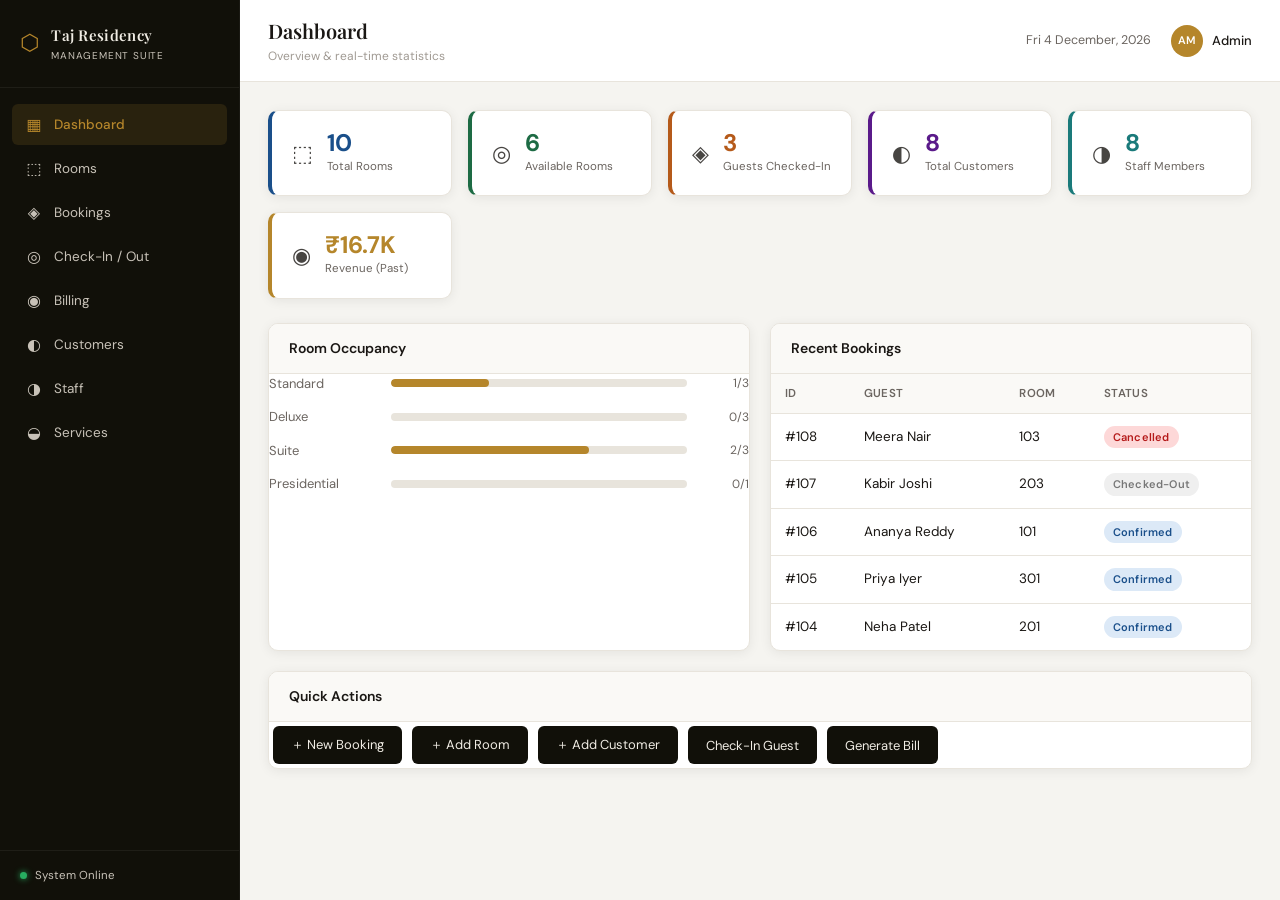
<file: Hotel management xyz/index.html>
<!DOCTYPE html>
<html lang="en">
<head>
  <meta charset="UTF-8" />
  <meta name="viewport" content="width=device-width, initial-scale=1.0"/>
  <title>Taj Residency — Hotel Management System</title>
  <link rel="stylesheet" href="style.css" />
  <link href="https://fonts.googleapis.com/css2?family=Playfair+Display:wght@400;600;700&family=DM+Sans:wght@300;400;500;600&display=swap" rel="stylesheet"/>
</head>
<body>

<!-- ═══════════════════════════════════════
     SIDEBAR NAVIGATION
════════════════════════════════════════ -->
<aside class="sidebar" id="sidebar">
  <div class="sidebar-brand">
    <div class="brand-icon">⬡</div>
    <div class="brand-text">
      <span class="brand-name">Taj Residency</span>
      <span class="brand-sub">Management Suite</span>
    </div>
  </div>

  <nav class="sidebar-nav">
    <button class="nav-item active" onclick="showSection('dashboard')">
      <span class="nav-icon">▦</span><span>Dashboard</span>
    </button>
    <button class="nav-item" onclick="showSection('rooms')">
      <span class="nav-icon">⬚</span><span>Rooms</span>
    </button>
    <button class="nav-item" onclick="showSection('bookings')">
      <span class="nav-icon">◈</span><span>Bookings</span>
    </button>
    <button class="nav-item" onclick="showSection('checkin')">
      <span class="nav-icon">◎</span><span>Check-In / Out</span>
    </button>
    <button class="nav-item" onclick="showSection('billing')">
      <span class="nav-icon">◉</span><span>Billing</span>
    </button>
    <button class="nav-item" onclick="showSection('customers')">
      <span class="nav-icon">◐</span><span>Customers</span>
    </button>
    <button class="nav-item" onclick="showSection('staff')">
      <span class="nav-icon">◑</span><span>Staff</span>
    </button>
    <button class="nav-item" onclick="showSection('services')">
      <span class="nav-icon">◒</span><span>Services</span>
    </button>
  </nav>

  <div class="sidebar-footer">
    <div class="hotel-status">
      <span class="status-dot"></span>
      <span>System Online</span>
    </div>
  </div>
</aside>

<!-- ═══════════════════════════════════════
     MAIN CONTENT
════════════════════════════════════════ -->
<main class="main-content">

  <!-- TOP BAR -->
  <header class="topbar">
    <div class="topbar-left">
      <h1 class="page-title" id="pageTitle">Dashboard</h1>
      <p class="page-sub" id="pageSub">Overview & real-time statistics</p>
    </div>
    <div class="topbar-right">
      <div class="topbar-date" id="topbarDate"></div>
      <div class="topbar-admin">
        <div class="admin-avatar">AM</div>
        <span>Admin</span>
      </div>
    </div>
  </header>

  <!-- ─── DASHBOARD ─── -->
  <section class="section active" id="section-dashboard">
    <div class="stats-grid" id="statsGrid"></div>
    <div class="dash-grid">
      <div class="card">
        <div class="card-header"><h3>Room Occupancy</h3></div>
        <div class="occupancy-bars" id="occupancyBars"></div>
      </div>
      <div class="card">
        <div class="card-header"><h3>Recent Bookings</h3></div>
        <div class="mini-table" id="recentBookings"></div>
      </div>
      <div class="card full-width">
        <div class="card-header"><h3>Quick Actions</h3></div>
        <div class="quick-actions">
          <button class="qa-btn" onclick="showSection('bookings'); setTimeout(()=>document.getElementById('addBookingBtn').click(),200)">＋ New Booking</button>
          <button class="qa-btn" onclick="showSection('rooms'); setTimeout(()=>document.getElementById('addRoomBtn').click(),200)">＋ Add Room</button>
          <button class="qa-btn" onclick="showSection('customers'); setTimeout(()=>document.getElementById('addCustomerBtn').click(),200)">＋ Add Customer</button>
          <button class="qa-btn" onclick="showSection('checkin')">Check-In Guest</button>
          <button class="qa-btn" onclick="showSection('billing')">Generate Bill</button>
        </div>
      </div>
    </div>
  </section>

  <!-- ─── ROOMS ─── -->
  <section class="section" id="section-rooms">
    <div class="section-toolbar">
      <button class="btn-primary" id="addRoomBtn" onclick="openModal('roomModal')">＋ Add Room</button>
      <div class="filter-group">
        <select id="roomStatusFilter" onchange="renderRooms()">
          <option value="">All Status</option>
          <option value="Available">Available</option>
          <option value="Occupied">Occupied</option>
          <option value="Maintenance">Maintenance</option>
        </select>
        <select id="roomTypeFilter" onchange="renderRooms()">
          <option value="">All Types</option>
          <option value="Standard">Standard</option>
          <option value="Deluxe">Deluxe</option>
          <option value="Suite">Suite</option>
          <option value="Presidential">Presidential</option>
        </select>
      </div>
    </div>
    <div class="rooms-grid" id="roomsGrid"></div>
  </section>

  <!-- ─── BOOKINGS ─── -->
  <section class="section" id="section-bookings">
    <div class="section-toolbar">
      <button class="btn-primary" id="addBookingBtn" onclick="openModal('bookingModal')">＋ New Booking</button>
      <div class="filter-group">
        <select id="bookingStatusFilter" onchange="renderBookings()">
          <option value="">All Status</option>
          <option value="Confirmed">Confirmed</option>
          <option value="Checked-In">Checked-In</option>
          <option value="Checked-Out">Checked-Out</option>
          <option value="Cancelled">Cancelled</option>
        </select>
      </div>
    </div>
    <div class="table-wrap">
      <table class="data-table" id="bookingsTable">
        <thead>
          <tr><th>ID</th><th>Customer</th><th>Room</th><th>Check-In</th><th>Check-Out</th><th>Status</th><th>Amount</th><th>Actions</th></tr>
        </thead>
        <tbody id="bookingsTbody"></tbody>
      </table>
    </div>
  </section>

  <!-- ─── CHECK-IN / OUT ─── -->
  <section class="section" id="section-checkin">
    <div class="checkin-grid">
      <div class="card">
        <div class="card-header"><h3>◎ Check-In Guest</h3></div>
        <div class="form-body">
          <div class="form-group">
            <label>Select Confirmed Booking</label>
            <select id="checkinBookingSelect">
              <option value="">— Choose Booking —</option>
            </select>
          </div>
          <div class="booking-preview" id="checkinPreview"></div>
          <button class="btn-primary full-btn" onclick="doCheckIn()">Confirm Check-In</button>
        </div>
      </div>
      <div class="card">
        <div class="card-header"><h3>◉ Check-Out Guest</h3></div>
        <div class="form-body">
          <div class="form-group">
            <label>Select Checked-In Booking</label>
            <select id="checkoutBookingSelect">
              <option value="">— Choose Booking —</option>
            </select>
          </div>
          <div class="booking-preview" id="checkoutPreview"></div>
          <button class="btn-danger full-btn" onclick="doCheckOut()">Process Check-Out</button>
        </div>
      </div>
    </div>
    <div class="card mt-2">
      <div class="card-header"><h3>Currently Checked-In</h3></div>
      <div class="table-wrap">
        <table class="data-table">
          <thead><tr><th>Booking ID</th><th>Guest</th><th>Room</th><th>Check-In</th><th>Nights</th></tr></thead>
          <tbody id="checkedInList"></tbody>
        </table>
      </div>
    </div>
  </section>

  <!-- ─── BILLING ─── -->
  <section class="section" id="section-billing">
    <div class="billing-layout">
      <div class="card billing-selector">
        <div class="card-header"><h3>Generate Invoice</h3></div>
        <div class="form-body">
          <div class="form-group">
            <label>Select Booking</label>
            <select id="billingBookingSelect" onchange="loadBillingPreview()">
              <option value="">— Choose Booking —</option>
            </select>
          </div>
          <div class="form-group">
            <label>Add Service</label>
            <div class="service-add-row">
              <select id="billingServiceSelect">
                <option value="">— Select Service —</option>
              </select>
              <button class="btn-sm" onclick="addServiceToBill()">Add</button>
            </div>
          </div>
          <div id="billingServicesList" class="services-list"></div>
          <button class="btn-primary full-btn" onclick="generateBill()">Generate Invoice</button>
        </div>
      </div>
      <div class="bill-preview" id="billPreview">
        <div class="bill-placeholder">
          <div class="bill-icon">◉</div>
          <p>Select a booking to preview invoice</p>
        </div>
      </div>
    </div>
  </section>

  <!-- ─── CUSTOMERS ─── -->
  <section class="section" id="section-customers">
    <div class="section-toolbar">
      <button class="btn-primary" id="addCustomerBtn" onclick="openModal('customerModal')">＋ Add Customer</button>
      <input class="search-input" placeholder="Search customers…" oninput="renderCustomers(this.value)" />
    </div>
    <div class="table-wrap">
      <table class="data-table">
        <thead><tr><th>ID</th><th>Name</th><th>Phone</th><th>Email</th><th>ID Proof</th><th>Total Stays</th><th>Actions</th></tr></thead>
        <tbody id="customersTbody"></tbody>
      </table>
    </div>
  </section>

  <!-- ─── STAFF ─── -->
  <section class="section" id="section-staff">
    <div class="section-toolbar">
      <button class="btn-primary" onclick="openModal('staffModal')">＋ Add Staff</button>
    </div>
    <div class="staff-grid" id="staffGrid"></div>
  </section>

  <!-- ─── SERVICES ─── -->
  <section class="section" id="section-services">
    <div class="section-toolbar">
      <button class="btn-primary" onclick="openModal('serviceModal')">＋ Add Service</button>
    </div>
    <div class="table-wrap">
      <table class="data-table">
        <thead><tr><th>ID</th><th>Service Name</th><th>Category</th><th>Price (₹)</th><th>Available</th><th>Actions</th></tr></thead>
        <tbody id="servicesTbody"></tbody>
      </table>
    </div>
  </section>

</main>

<!-- ═══════════════════════════════════════
     MODALS
════════════════════════════════════════ -->

<!-- Room Modal -->
<div class="modal-overlay" id="roomModal">
  <div class="modal">
    <div class="modal-header">
      <h2 id="roomModalTitle">Add New Room</h2>
      <button class="modal-close" onclick="closeModal('roomModal')">✕</button>
    </div>
    <div class="modal-body">
      <input type="hidden" id="roomEditId" />
      <div class="form-row">
        <div class="form-group">
          <label>Room Number *</label>
          <input type="text" id="roomNumber" placeholder="e.g. 101" />
        </div>
        <div class="form-group">
          <label>Floor</label>
          <input type="number" id="roomFloor" placeholder="1" min="1" />
        </div>
      </div>
      <div class="form-row">
        <div class="form-group">
          <label>Type *</label>
          <select id="roomType">
            <option>Standard</option><option>Deluxe</option><option>Suite</option><option>Presidential</option>
          </select>
        </div>
        <div class="form-group">
          <label>Price per Night (₹) *</label>
          <input type="number" id="roomPrice" placeholder="2500" min="0" />
        </div>
      </div>
      <div class="form-row">
        <div class="form-group">
          <label>Capacity</label>
          <input type="number" id="roomCapacity" placeholder="2" min="1" />
        </div>
        <div class="form-group">
          <label>Status</label>
          <select id="roomStatus">
            <option>Available</option><option>Occupied</option><option>Maintenance</option>
          </select>
        </div>
      </div>
      <div class="form-group">
        <label>Amenities (comma separated)</label>
        <input type="text" id="roomAmenities" placeholder="AC, TV, WiFi, Mini-Bar" />
      </div>
    </div>
    <div class="modal-footer">
      <button class="btn-ghost" onclick="closeModal('roomModal')">Cancel</button>
      <button class="btn-primary" onclick="saveRoom()">Save Room</button>
    </div>
  </div>
</div>

<!-- Booking Modal -->
<div class="modal-overlay" id="bookingModal">
  <div class="modal">
    <div class="modal-header">
      <h2>New Booking</h2>
      <button class="modal-close" onclick="closeModal('bookingModal')">✕</button>
    </div>
    <div class="modal-body">
      <div class="form-row">
        <div class="form-group">
          <label>Customer *</label>
          <select id="bookingCustomer"></select>
        </div>
        <div class="form-group">
          <label>Room *</label>
          <select id="bookingRoom"></select>
        </div>
      </div>
      <div class="form-row">
        <div class="form-group">
          <label>Check-In Date *</label>
          <input type="date" id="bookingCheckIn" />
        </div>
        <div class="form-group">
          <label>Check-Out Date *</label>
          <input type="date" id="bookingCheckOut" />
        </div>
      </div>
      <div class="form-group">
        <label>Special Requests</label>
        <textarea id="bookingNotes" rows="2" placeholder="Any special requirements…"></textarea>
      </div>
      <div class="booking-cost-preview" id="bookingCostPreview"></div>
    </div>
    <div class="modal-footer">
      <button class="btn-ghost" onclick="closeModal('bookingModal')">Cancel</button>
      <button class="btn-primary" onclick="saveBooking()">Confirm Booking</button>
    </div>
  </div>
</div>

<!-- Customer Modal -->
<div class="modal-overlay" id="customerModal">
  <div class="modal">
    <div class="modal-header">
      <h2 id="customerModalTitle">Add Customer</h2>
      <button class="modal-close" onclick="closeModal('customerModal')">✕</button>
    </div>
    <div class="modal-body">
      <input type="hidden" id="customerEditId" />
      <div class="form-row">
        <div class="form-group">
          <label>Full Name *</label>
          <input type="text" id="customerName" placeholder="Aarav Sharma" />
        </div>
        <div class="form-group">
          <label>Phone *</label>
          <input type="tel" id="customerPhone" placeholder="98XXXXXXXX" />
        </div>
      </div>
      <div class="form-row">
        <div class="form-group">
          <label>Email</label>
          <input type="email" id="customerEmail" placeholder="name@email.com" />
        </div>
        <div class="form-group">
          <label>ID Proof Type</label>
          <select id="customerIdType">
            <option>Aadhaar</option><option>PAN</option><option>Passport</option><option>Voter ID</option>
          </select>
        </div>
      </div>
      <div class="form-row">
        <div class="form-group">
          <label>ID Number</label>
          <input type="text" id="customerIdNumber" placeholder="XXXX-XXXX-XXXX" />
        </div>
        <div class="form-group">
          <label>City</label>
          <input type="text" id="customerCity" placeholder="Mumbai" />
        </div>
      </div>
    </div>
    <div class="modal-footer">
      <button class="btn-ghost" onclick="closeModal('customerModal')">Cancel</button>
      <button class="btn-primary" onclick="saveCustomer()">Save Customer</button>
    </div>
  </div>
</div>

<!-- Staff Modal -->
<div class="modal-overlay" id="staffModal">
  <div class="modal">
    <div class="modal-header">
      <h2>Add Staff Member</h2>
      <button class="modal-close" onclick="closeModal('staffModal')">✕</button>
    </div>
    <div class="modal-body">
      <div class="form-row">
        <div class="form-group">
          <label>Full Name *</label>
          <input type="text" id="staffName" placeholder="Vikram Nair" />
        </div>
        <div class="form-group">
          <label>Role *</label>
          <select id="staffRole">
            <option>Receptionist</option><option>Housekeeping</option><option>Chef</option>
            <option>Security</option><option>Manager</option><option>Maintenance</option><option>Concierge</option>
          </select>
        </div>
      </div>
      <div class="form-row">
        <div class="form-group">
          <label>Phone</label>
          <input type="tel" id="staffPhone" placeholder="98XXXXXXXX" />
        </div>
        <div class="form-group">
          <label>Salary (₹/month)</label>
          <input type="number" id="staffSalary" placeholder="25000" min="0" />
        </div>
      </div>
      <div class="form-row">
        <div class="form-group">
          <label>Shift</label>
          <select id="staffShift">
            <option>Morning</option><option>Evening</option><option>Night</option>
          </select>
        </div>
        <div class="form-group">
          <label>Join Date</label>
          <input type="date" id="staffJoinDate" />
        </div>
      </div>
    </div>
    <div class="modal-footer">
      <button class="btn-ghost" onclick="closeModal('staffModal')">Cancel</button>
      <button class="btn-primary" onclick="saveStaff()">Save Staff</button>
    </div>
  </div>
</div>

<!-- Service Modal -->
<div class="modal-overlay" id="serviceModal">
  <div class="modal">
    <div class="modal-header">
      <h2>Add Service</h2>
      <button class="modal-close" onclick="closeModal('serviceModal')">✕</button>
    </div>
    <div class="modal-body">
      <div class="form-row">
        <div class="form-group">
          <label>Service Name *</label>
          <input type="text" id="serviceName" placeholder="Room Service" />
        </div>
        <div class="form-group">
          <label>Category</label>
          <select id="serviceCategory">
            <option>Food & Beverage</option><option>Spa & Wellness</option><option>Laundry</option>
            <option>Transport</option><option>Entertainment</option><option>Miscellaneous</option>
          </select>
        </div>
      </div>
      <div class="form-row">
        <div class="form-group">
          <label>Price (₹) *</label>
          <input type="number" id="servicePrice" placeholder="500" min="0" />
        </div>
        <div class="form-group">
          <label>Available</label>
          <select id="serviceAvailable">
            <option value="true">Yes</option><option value="false">No</option>
          </select>
        </div>
      </div>
      <div class="form-group">
        <label>Description</label>
        <textarea id="serviceDesc" rows="2" placeholder="Brief description…"></textarea>
      </div>
    </div>
    <div class="modal-footer">
      <button class="btn-ghost" onclick="closeModal('serviceModal')">Cancel</button>
      <button class="btn-primary" onclick="saveService()">Save Service</button>
    </div>
  </div>
</div>

<!-- Bill Print Modal -->
<div class="modal-overlay" id="billPrintModal">
  <div class="modal modal-wide">
    <div class="modal-header">
      <h2>Invoice / Bill</h2>
      <button class="modal-close" onclick="closeModal('billPrintModal')">✕</button>
    </div>
    <div class="modal-body" id="billPrintContent"></div>
    <div class="modal-footer">
      <button class="btn-ghost" onclick="closeModal('billPrintModal')">Close</button>
      <button class="btn-primary" onclick="window.print()">🖨 Print</button>
    </div>
  </div>
</div>

<!-- Toast -->
<div class="toast" id="toast"></div>

<!-- Scripts -->
<script src="db.js"></script>
<script src="helpers.js"></script>
<script src="app.js"></script>
</body>
</html>
</file>
<file: Hotel management xyz/style.css>
/* ╔══════════════════════════════════════════════════╗
   ║   style.css — Taj Residency Hotel Management     ║
   ║   Aesthetic: Refined luxury · Dark sidebar       ║
   ╚══════════════════════════════════════════════════╝ */

/* ─── FONTS ─── */
@import url('https://fonts.googleapis.com/css2?family=Playfair+Display:wght@400;600;700&family=DM+Sans:wght@300;400;500;600&display=swap');

/* ─── RESET & ROOT ─── */
*, *::before, *::after { box-sizing: border-box; margin: 0; padding: 0; }

:root {
  --sidebar-w: 240px;
  --bg:        #f5f4f0;
  --surface:   #ffffff;
  --surface-2: #faf9f6;
  --border:    #e8e4dc;
  --text-1:    #1a1714;
  --text-2:    #6b6560;
  --text-3:    #a09a93;

  --gold:      #b5862b;
  --gold-lt:   #f5eed8;
  --blue:      #1a4f8a;
  --blue-lt:   #dce9f7;
  --green:     #1d6b44;
  --green-lt:  #d4f0e2;
  --orange:    #b55a1a;
  --orange-lt: #fdecd8;
  --red:       #b51a1a;
  --red-lt:    #fdd8d8;
  --purple:    #5a1a8a;
  --purple-lt: #ead8f7;
  --teal:      #1a7a7a;
  --teal-lt:   #d8f2f2;

  --sidebar-bg:   #111009;
  --sidebar-text: #c8c2b8;
  --sidebar-act:  #b5862b;

  --radius:    10px;
  --radius-sm: 6px;
  --shadow:    0 2px 12px rgba(0,0,0,.07);
  --shadow-md: 0 4px 24px rgba(0,0,0,.11);

  --font-display: 'Playfair Display', Georgia, serif;
  --font-body:    'DM Sans', system-ui, sans-serif;
}

body {
  font-family: var(--font-body);
  background: var(--bg);
  color: var(--text-1);
  display: flex;
  min-height: 100vh;
  font-size: 14px;
  line-height: 1.5;
}

/* ════════════════════════════════════
   SIDEBAR
════════════════════════════════════ */
.sidebar {
  width: var(--sidebar-w);
  background: var(--sidebar-bg);
  display: flex;
  flex-direction: column;
  position: fixed;
  left: 0; top: 0; bottom: 0;
  z-index: 100;
  border-right: 1px solid rgba(255,255,255,.04);
}

.sidebar-brand {
  display: flex;
  align-items: center;
  gap: 12px;
  padding: 24px 20px;
  border-bottom: 1px solid rgba(255,255,255,.06);
}

.brand-icon {
  font-size: 22px;
  color: var(--gold);
  line-height: 1;
}

.brand-name {
  display: block;
  font-family: var(--font-display);
  color: #f0ece4;
  font-size: 15px;
  font-weight: 600;
  letter-spacing: .3px;
}

.brand-sub {
  display: block;
  font-size: 10px;
  color: var(--sidebar-text);
  letter-spacing: .8px;
  text-transform: uppercase;
  margin-top: 1px;
}

.sidebar-nav {
  flex: 1;
  padding: 16px 12px;
  display: flex;
  flex-direction: column;
  gap: 3px;
  overflow-y: auto;
}

.nav-item {
  display: flex;
  align-items: center;
  gap: 10px;
  padding: 10px 12px;
  border-radius: var(--radius-sm);
  border: none;
  background: transparent;
  color: var(--sidebar-text);
  font-family: var(--font-body);
  font-size: 13.5px;
  font-weight: 400;
  cursor: pointer;
  width: 100%;
  text-align: left;
  transition: all .18s ease;
}

.nav-item:hover { background: rgba(255,255,255,.06); color: #f0ece4; }
.nav-item.active { background: rgba(181,134,43,.15); color: var(--gold); font-weight: 500; }
.nav-icon { font-size: 16px; width: 20px; text-align: center; }

.sidebar-footer {
  padding: 16px 20px;
  border-top: 1px solid rgba(255,255,255,.06);
}

.hotel-status {
  display: flex;
  align-items: center;
  gap: 8px;
  font-size: 11.5px;
  color: var(--sidebar-text);
}

.status-dot {
  width: 7px; height: 7px;
  border-radius: 50%;
  background: #27ae60;
  box-shadow: 0 0 6px #27ae60;
  animation: pulse 2s infinite;
}

@keyframes pulse {
  0%, 100% { opacity: 1; }
  50% { opacity: .5; }
}

/* ════════════════════════════════════
   MAIN CONTENT
════════════════════════════════════ */
.main-content {
  margin-left: var(--sidebar-w);
  flex: 1;
  display: flex;
  flex-direction: column;
  min-height: 100vh;
}

/* ─── TOPBAR ─── */
.topbar {
  background: var(--surface);
  border-bottom: 1px solid var(--border);
  padding: 16px 28px;
  display: flex;
  align-items: center;
  justify-content: space-between;
  position: sticky;
  top: 0;
  z-index: 50;
}

.page-title {
  font-family: var(--font-display);
  font-size: 20px;
  font-weight: 600;
  color: var(--text-1);
}

.page-sub {
  font-size: 12px;
  color: var(--text-3);
  margin-top: 1px;
}

.topbar-right { display: flex; align-items: center; gap: 20px; }

.topbar-date {
  font-size: 12.5px;
  color: var(--text-2);
  font-weight: 400;
}

.topbar-admin {
  display: flex;
  align-items: center;
  gap: 9px;
  font-size: 13px;
  font-weight: 500;
  color: var(--text-1);
}

.admin-avatar {
  width: 32px; height: 32px;
  border-radius: 50%;
  background: var(--gold);
  color: #fff;
  display: flex;
  align-items: center;
  justify-content: center;
  font-size: 11px;
  font-weight: 600;
}

/* ─── SECTIONS ─── */
.section { display: none; padding: 28px; animation: fadeUp .25s ease; }
.section.active { display: block; }

@keyframes fadeUp {
  from { opacity: 0; transform: translateY(8px); }
  to   { opacity: 1; transform: translateY(0); }
}

/* ════════════════════════════════════
   DASHBOARD
════════════════════════════════════ */
.stats-grid {
  display: grid;
  grid-template-columns: repeat(auto-fill, minmax(180px, 1fr));
  gap: 16px;
  margin-bottom: 24px;
}

.stat-card {
  background: var(--surface);
  border-radius: var(--radius);
  padding: 20px;
  display: flex;
  align-items: center;
  gap: 14px;
  border: 1px solid var(--border);
  box-shadow: var(--shadow);
  transition: transform .15s;
}
.stat-card:hover { transform: translateY(-2px); }

.stat-icon { font-size: 22px; opacity: .8; }
.stat-value { font-size: 24px; font-weight: 700; line-height: 1; }
.stat-label { font-size: 11.5px; color: var(--text-2); margin-top: 3px; }

.stat-blue   { border-left: 4px solid var(--blue);   } .stat-blue   .stat-value { color: var(--blue);   }
.stat-green  { border-left: 4px solid var(--green);  } .stat-green  .stat-value { color: var(--green);  }
.stat-orange { border-left: 4px solid var(--orange); } .stat-orange .stat-value { color: var(--orange); }
.stat-purple { border-left: 4px solid var(--purple); } .stat-purple .stat-value { color: var(--purple); }
.stat-teal   { border-left: 4px solid var(--teal);   } .stat-teal   .stat-value { color: var(--teal);   }
.stat-gold   { border-left: 4px solid var(--gold);   } .stat-gold   .stat-value { color: var(--gold);   }

.dash-grid {
  display: grid;
  grid-template-columns: 1fr 1fr;
  gap: 20px;
}

.full-width { grid-column: 1 / -1; }

.quick-actions {
  display: flex;
  flex-wrap: wrap;
  gap: 10px;
  padding: 4px;
}

.qa-btn {
  background: var(--sidebar-bg);
  color: #f0ece4;
  border: none;
  padding: 10px 18px;
  border-radius: var(--radius-sm);
  font-family: var(--font-body);
  font-size: 13px;
  cursor: pointer;
  transition: background .15s;
}
.qa-btn:hover { background: var(--blue); }

/* Occupancy bars */
.occ-row { display: flex; align-items: center; gap: 12px; margin-bottom: 14px; }
.occ-label { width: 110px; font-size: 13px; color: var(--text-2); }
.occ-bar-wrap { flex: 1; height: 8px; background: var(--border); border-radius: 99px; overflow: hidden; }
.occ-bar { height: 100%; background: var(--gold); border-radius: 99px; transition: width .4s ease; }
.occ-pct { width: 50px; font-size: 12px; color: var(--text-2); text-align: right; }

/* ════════════════════════════════════
   CARDS
════════════════════════════════════ */
.card {
  background: var(--surface);
  border: 1px solid var(--border);
  border-radius: var(--radius);
  box-shadow: var(--shadow);
  overflow: hidden;
}

.card-header {
  padding: 14px 20px;
  border-bottom: 1px solid var(--border);
  background: var(--surface-2);
}
.card-header h3 {
  font-size: 14px;
  font-weight: 600;
  color: var(--text-1);
}

.form-body { padding: 20px; display: flex; flex-direction: column; gap: 14px; }
.mt-2 { margin-top: 20px; }

/* ════════════════════════════════════
   ROOMS GRID
════════════════════════════════════ */
.rooms-grid {
  display: grid;
  grid-template-columns: repeat(auto-fill, minmax(230px, 1fr));
  gap: 16px;
}

.room-card {
  background: var(--surface);
  border: 1px solid var(--border);
  border-radius: var(--radius);
  padding: 18px;
  box-shadow: var(--shadow);
  transition: transform .15s;
}
.room-card:hover { transform: translateY(-2px); box-shadow: var(--shadow-md); }

.room-available   { border-top: 3px solid var(--green); }
.room-occupied    { border-top: 3px solid var(--orange); }
.room-maintenance { border-top: 3px solid var(--red); }

.room-card-top { display: flex; justify-content: space-between; align-items: center; margin-bottom: 6px; }
.room-number { font-weight: 700; font-size: 16px; }
.room-type { font-size: 12px; color: var(--text-2); margin-bottom: 10px; }

.room-info-row {
  display: flex;
  gap: 10px;
  font-size: 12px;
  color: var(--text-2);
  margin-bottom: 12px;
  flex-wrap: wrap;
  align-items: center;
}
.room-price { font-size: 13px; font-weight: 600; color: var(--text-1); margin-left: auto; }

.room-amenities { display: flex; flex-wrap: wrap; gap: 5px; margin-bottom: 14px; }
.amenity-chip {
  font-size: 10.5px;
  background: var(--bg);
  color: var(--text-2);
  padding: 2px 7px;
  border-radius: 99px;
  border: 1px solid var(--border);
}

.room-actions { display: flex; gap: 8px; }

/* ════════════════════════════════════
   TABLES
════════════════════════════════════ */
.table-wrap { overflow-x: auto; }

.data-table {
  width: 100%;
  border-collapse: collapse;
  font-size: 13.5px;
}
.data-table thead tr {
  background: var(--surface-2);
  border-bottom: 1px solid var(--border);
}
.data-table th {
  padding: 11px 14px;
  text-align: left;
  font-size: 11.5px;
  font-weight: 600;
  color: var(--text-2);
  letter-spacing: .4px;
  text-transform: uppercase;
  white-space: nowrap;
}
.data-table td {
  padding: 12px 14px;
  border-bottom: 1px solid var(--border);
  vertical-align: middle;
}
.data-table tbody tr:hover { background: var(--surface-2); }
.data-table tbody tr:last-child td { border-bottom: none; }

.action-cell { display: flex; gap: 6px; align-items: center; }
.empty-td { text-align: center; color: var(--text-3); padding: 28px; }

/* ════════════════════════════════════
   STAFF GRID
════════════════════════════════════ */
.staff-grid {
  display: grid;
  grid-template-columns: repeat(auto-fill, minmax(210px, 1fr));
  gap: 16px;
}

.staff-card {
  background: var(--surface);
  border: 1px solid var(--border);
  border-radius: var(--radius);
  padding: 22px 18px;
  text-align: center;
  box-shadow: var(--shadow);
}

.staff-avatar {
  width: 52px; height: 52px;
  border-radius: 50%;
  display: flex;
  align-items: center;
  justify-content: center;
  font-size: 18px;
  font-weight: 700;
  color: #fff;
  margin: 0 auto 12px;
}

.staff-name { font-weight: 600; font-size: 15px; }
.staff-role {
  font-size: 12px;
  color: var(--text-2);
  margin-bottom: 12px;
}

.staff-details {
  display: flex;
  flex-direction: column;
  gap: 5px;
  font-size: 12px;
  color: var(--text-2);
  text-align: left;
  margin-bottom: 12px;
}

.staff-actions { margin-top: 12px; }

/* ════════════════════════════════════
   BADGES
════════════════════════════════════ */
.badge {
  display: inline-block;
  font-size: 11px;
  font-weight: 600;
  padding: 3px 9px;
  border-radius: 99px;
  letter-spacing: .2px;
}
.badge-green  { background: var(--green-lt);  color: var(--green);  }
.badge-orange { background: var(--orange-lt); color: var(--orange); }
.badge-red    { background: var(--red-lt);    color: var(--red);    }
.badge-blue   { background: var(--blue-lt);   color: var(--blue);   }
.badge-gray   { background: #efefef;          color: #777;          }

/* ════════════════════════════════════
   BUTTONS
════════════════════════════════════ */
.btn-primary {
  background: var(--sidebar-bg);
  color: #f0ece4;
  border: none;
  padding: 10px 20px;
  border-radius: var(--radius-sm);
  font-family: var(--font-body);
  font-size: 13.5px;
  font-weight: 500;
  cursor: pointer;
  transition: background .15s;
}
.btn-primary:hover { background: #2d2a24; }

.btn-ghost {
  background: transparent;
  color: var(--text-2);
  border: 1px solid var(--border);
  padding: 10px 20px;
  border-radius: var(--radius-sm);
  font-family: var(--font-body);
  font-size: 13.5px;
  cursor: pointer;
  transition: all .15s;
}
.btn-ghost:hover { background: var(--bg); }

.btn-danger {
  background: var(--red);
  color: #fff;
  border: none;
  padding: 10px 20px;
  border-radius: var(--radius-sm);
  font-family: var(--font-body);
  font-size: 13.5px;
  cursor: pointer;
}

.btn-sm {
  background: var(--sidebar-bg);
  color: #f0ece4;
  border: none;
  padding: 5px 12px;
  border-radius: var(--radius-sm);
  font-size: 12px;
  cursor: pointer;
  font-family: var(--font-body);
  transition: background .15s;
  white-space: nowrap;
}
.btn-sm:hover { background: var(--blue); }

.btn-outline {
  background: transparent;
  color: var(--text-1);
  border: 1px solid var(--border);
}
.btn-outline:hover { background: var(--bg); color: var(--text-1); }

.btn-danger-outline {
  color: var(--red) !important;
  border-color: var(--red-lt) !important;
}
.btn-danger-outline:hover { background: var(--red-lt) !important; }

.full-btn { width: 100%; text-align: center; padding: 12px; }

/* ════════════════════════════════════
   FORMS
════════════════════════════════════ */
.form-group { display: flex; flex-direction: column; gap: 5px; }
.form-row { display: grid; grid-template-columns: 1fr 1fr; gap: 14px; }

label {
  font-size: 12px;
  font-weight: 500;
  color: var(--text-2);
  letter-spacing: .2px;
}

input[type=text], input[type=number], input[type=email],
input[type=tel], input[type=date], select, textarea {
  padding: 9px 12px;
  border: 1px solid var(--border);
  border-radius: var(--radius-sm);
  font-family: var(--font-body);
  font-size: 13.5px;
  color: var(--text-1);
  background: var(--surface);
  transition: border-color .15s;
  outline: none;
  width: 100%;
}

input:focus, select:focus, textarea:focus {
  border-color: var(--gold);
  box-shadow: 0 0 0 3px rgba(181,134,43,.1);
}

textarea { resize: vertical; }

.search-input {
  padding: 9px 14px;
  border: 1px solid var(--border);
  border-radius: var(--radius-sm);
  font-size: 13.5px;
  width: 240px;
  background: var(--surface);
  outline: none;
}
.search-input:focus { border-color: var(--gold); }

/* ════════════════════════════════════
   TOOLBAR
════════════════════════════════════ */
.section-toolbar {
  display: flex;
  align-items: center;
  gap: 12px;
  margin-bottom: 20px;
  flex-wrap: wrap;
}

.filter-group { display: flex; gap: 10px; }
.filter-group select { width: auto; }

/* ════════════════════════════════════
   CHECK-IN / OUT
════════════════════════════════════ */
.checkin-grid { display: grid; grid-template-columns: 1fr 1fr; gap: 20px; margin-bottom: 0; }

.preview-box {
  background: var(--bg);
  border-radius: var(--radius-sm);
  padding: 12px 14px;
  margin-top: 4px;
  border: 1px solid var(--border);
}

.preview-row {
  display: flex;
  justify-content: space-between;
  font-size: 13px;
  padding: 5px 0;
  border-bottom: 1px solid var(--border);
  color: var(--text-2);
}
.preview-row:last-child { border-bottom: none; }
.preview-row strong { color: var(--text-1); }
.total-row { font-weight: 700; color: var(--text-1) !important; }

/* ════════════════════════════════════
   BILLING
════════════════════════════════════ */
.billing-layout {
  display: grid;
  grid-template-columns: 340px 1fr;
  gap: 24px;
  align-items: start;
}

.billing-selector { }

.service-add-row { display: flex; gap: 8px; align-items: center; }
.service-add-row select { flex: 1; }

.services-list { display: flex; flex-direction: column; gap: 6px; }

.bill-svc-chip {
  display: flex;
  align-items: center;
  justify-content: space-between;
  background: var(--bg);
  border-radius: var(--radius-sm);
  padding: 7px 10px;
  font-size: 13px;
  border: 1px solid var(--border);
}
.bill-svc-chip button {
  background: none;
  border: none;
  cursor: pointer;
  color: var(--red);
  font-size: 14px;
  padding: 0 2px;
}

.bill-preview {
  background: var(--surface);
  border: 1px solid var(--border);
  border-radius: var(--radius);
  min-height: 400px;
  box-shadow: var(--shadow);
}

.bill-placeholder {
  height: 400px;
  display: flex;
  flex-direction: column;
  align-items: center;
  justify-content: center;
  gap: 12px;
  color: var(--text-3);
}

.bill-icon { font-size: 40px; opacity: .3; }

/* Invoice Preview */
.invoice-preview {
  padding: 28px;
}

.invoice-header {
  display: flex;
  justify-content: space-between;
  align-items: flex-start;
  margin-bottom: 20px;
}

.invoice-logo {
  font-family: var(--font-display);
  font-size: 20px;
  color: var(--gold);
}

.invoice-meta {
  text-align: right;
  font-size: 13px;
  color: var(--text-2);
  line-height: 1.7;
}

.invoice-guest {
  background: var(--bg);
  border-radius: var(--radius-sm);
  padding: 12px 14px;
  margin-bottom: 16px;
  font-size: 13px;
  line-height: 1.7;
}

.invoice-period {
  font-size: 12px;
  color: var(--text-2);
  margin-bottom: 14px;
  background: var(--gold-lt);
  padding: 8px 14px;
  border-radius: var(--radius-sm);
}

.invoice-divider {
  height: 1px;
  background: var(--border);
  margin: 16px 0;
}

.invoice-table {
  width: 100%;
  border-collapse: collapse;
  font-size: 13px;
  margin-bottom: 20px;
}
.invoice-table th {
  background: var(--bg);
  padding: 9px 12px;
  text-align: left;
  font-size: 11px;
  text-transform: uppercase;
  letter-spacing: .4px;
  color: var(--text-2);
  font-weight: 600;
}
.invoice-table td {
  padding: 9px 12px;
  border-bottom: 1px solid var(--border);
  vertical-align: middle;
}
.invoice-table td:last-child,
.invoice-table th:last-child { text-align: right; }

.subtotal-row td { color: var(--text-2); font-size: 12px; }
.total-row { background: var(--sidebar-bg); }
.total-row td { color: #f0ece4 !important; font-size: 14px; }

.invoice-footer {
  text-align: center;
  font-size: 12px;
  color: var(--text-3);
  padding-top: 14px;
  border-top: 1px solid var(--border);
  line-height: 1.7;
}

/* ════════════════════════════════════
   BOOKING COST PREVIEW
════════════════════════════════════ */
.cost-preview-box {
  background: var(--gold-lt);
  border: 1px solid rgba(181,134,43,.25);
  border-radius: var(--radius-sm);
  padding: 12px 14px;
  margin-top: 2px;
}

.cp-row {
  display: flex;
  justify-content: space-between;
  font-size: 13px;
  padding: 4px 0;
  color: var(--text-2);
}

.cp-total {
  border-top: 1px solid rgba(181,134,43,.3);
  margin-top: 6px;
  padding-top: 8px;
  font-weight: 600;
  color: var(--text-1) !important;
}

.cost-warning { color: var(--red); font-size: 12.5px; }

.booking-cost-preview { margin-top: 2px; }

/* ════════════════════════════════════
   MODALS
════════════════════════════════════ */
.modal-overlay {
  display: none;
  position: fixed;
  inset: 0;
  background: rgba(17,16,9,.6);
  backdrop-filter: blur(3px);
  z-index: 200;
  align-items: center;
  justify-content: center;
  padding: 20px;
}
.modal-overlay.active { display: flex; }

.modal {
  background: var(--surface);
  border-radius: var(--radius);
  width: 100%;
  max-width: 520px;
  box-shadow: 0 20px 60px rgba(0,0,0,.25);
  max-height: 90vh;
  display: flex;
  flex-direction: column;
  animation: modalIn .2s ease;
}

.modal-wide { max-width: 680px; }

@keyframes modalIn {
  from { opacity: 0; transform: scale(.95) translateY(10px); }
  to   { opacity: 1; transform: scale(1) translateY(0); }
}

.modal-header {
  display: flex;
  align-items: center;
  justify-content: space-between;
  padding: 18px 22px;
  border-bottom: 1px solid var(--border);
  background: var(--surface-2);
  border-radius: var(--radius) var(--radius) 0 0;
}

.modal-header h2 {
  font-family: var(--font-display);
  font-size: 17px;
  font-weight: 600;
}

.modal-close {
  background: none;
  border: none;
  font-size: 18px;
  cursor: pointer;
  color: var(--text-2);
  line-height: 1;
  padding: 2px;
}
.modal-close:hover { color: var(--text-1); }

.modal-body {
  padding: 22px;
  overflow-y: auto;
  display: flex;
  flex-direction: column;
  gap: 14px;
}

.modal-footer {
  padding: 16px 22px;
  border-top: 1px solid var(--border);
  display: flex;
  justify-content: flex-end;
  gap: 10px;
}

/* ════════════════════════════════════
   MISC COMPONENTS
════════════════════════════════════ */
.customer-name-cell {
  display: flex;
  align-items: center;
  gap: 9px;
}

.mini-avatar {
  width: 28px; height: 28px;
  border-radius: 50%;
  display: flex;
  align-items: center;
  justify-content: center;
  color: #fff;
  font-size: 10px;
  font-weight: 700;
  flex-shrink: 0;
}

.id-chip {
  display: inline-block;
  font-size: 10.5px;
  background: var(--blue-lt);
  color: var(--blue);
  padding: 1px 6px;
  border-radius: 4px;
  font-weight: 600;
  margin-right: 3px;
}

.category-chip {
  display: inline-block;
  font-size: 11px;
  background: var(--surface-2);
  color: var(--text-2);
  padding: 2px 8px;
  border-radius: 99px;
  border: 1px solid var(--border);
}

.empty-state {
  text-align: center;
  color: var(--text-3);
  padding: 40px;
  font-size: 14px;
  grid-column: 1 / -1;
}

.mini-table { padding: 0; }

/* ════════════════════════════════════
   TOAST
════════════════════════════════════ */
.toast {
  position: fixed;
  bottom: 28px;
  right: 28px;
  padding: 12px 20px;
  border-radius: var(--radius-sm);
  font-size: 13.5px;
  font-weight: 500;
  color: #fff;
  box-shadow: 0 4px 20px rgba(0,0,0,.2);
  z-index: 9999;
  opacity: 0;
  transform: translateY(10px);
  transition: all .25s ease;
  pointer-events: none;
  max-width: 340px;
}
.toast.show { opacity: 1; transform: translateY(0); }
.toast-success { background: #1a4a2e; }
.toast-error   { background: #4a1a1a; }

/* ════════════════════════════════════
   CHECK-IN SECTION RESPONSIVE
════════════════════════════════════ */
.booking-preview { margin-top: 4px; }

/* ════════════════════════════════════
   PRINT STYLES
════════════════════════════════════ */
@media print {
  .sidebar, .topbar, .section-toolbar,
  .modal-footer, .modal-close { display: none !important; }
  .main-content { margin-left: 0; }
  .print-invoice { padding: 20px; }
  body { background: white; }
}

/* ════════════════════════════════════
   RESPONSIVE
════════════════════════════════════ */
@media (max-width: 900px) {
  .sidebar { width: 60px; }
  .sidebar .brand-text, .sidebar .nav-item span:last-child,
  .sidebar .sidebar-footer span { display: none; }
  .sidebar .nav-item { justify-content: center; padding: 12px; }
  .main-content { margin-left: 60px; }
  .dash-grid { grid-template-columns: 1fr; }
  .checkin-grid { grid-template-columns: 1fr; }
  .billing-layout { grid-template-columns: 1fr; }
  .form-row { grid-template-columns: 1fr; }
}

@media (max-width: 600px) {
  .stats-grid { grid-template-columns: repeat(2, 1fr); }
  .rooms-grid { grid-template-columns: 1fr; }
  .staff-grid { grid-template-columns: repeat(2, 1fr); }
  .topbar { padding: 12px 16px; }
  .section { padding: 16px; }
}
</file>
